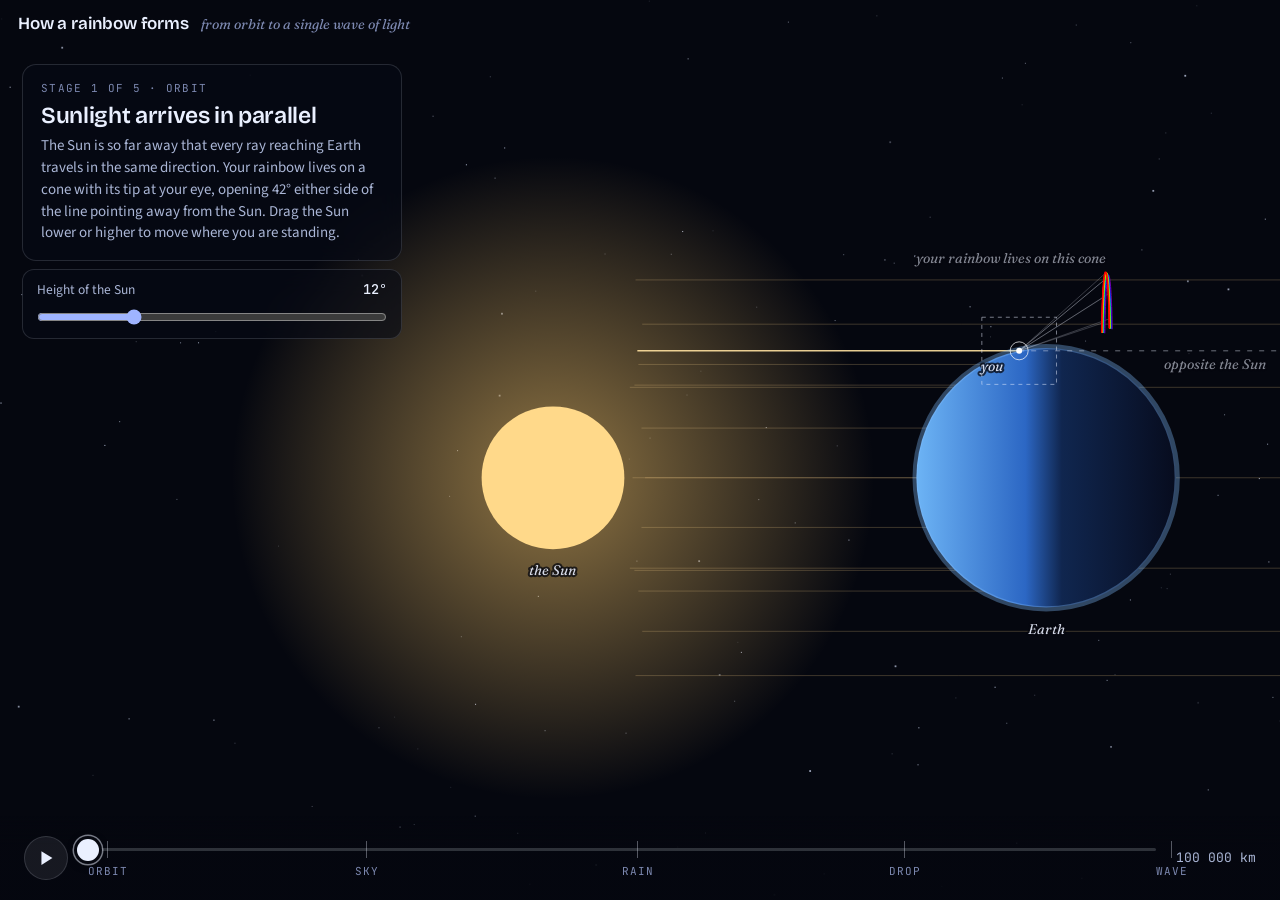
<file: index.html>
<!doctype html>
<html lang="en">
<head>
<meta charset="utf-8">
<meta name="viewport" content="width=device-width, initial-scale=1, viewport-fit=cover">
<title>How a Rainbow Forms</title>
<meta name="description" content="Zoom from orbit to a single wave of light and see why a rainbow appears where it does, and why each colour bends by its own amount.">
<meta name="theme-color" content="#05070F">
<link rel="preconnect" href="https://fonts.googleapis.com">
<link rel="preconnect" href="https://fonts.gstatic.com" crossorigin>
<link rel="stylesheet" href="https://fonts.googleapis.com/css2?family=Bricolage+Grotesque:opsz,wght@12..96,400..700&family=Source+Sans+3:wght@400;600&family=JetBrains+Mono:wght@400;500&family=Fraunces:ital,opsz,wght@1,9..144,400&display=swap">
<link rel="stylesheet" href="css/app.css">
</head>
<body>
<canvas id="view" aria-hidden="true"></canvas>

<header class="brand">
  <span class="wordmark">How a rainbow forms</span>
  <span class="sub">from orbit to a single wave of light</span>
</header>

<aside class="panel" id="panel">
  <div class="cap" id="cap" aria-live="polite">
    <div class="eyebrow"><span id="stageNo">Stage 1 of 5</span> · <span id="stageName">Orbit</span></div>
    <h2 id="capTitle">Sunlight arrives in parallel</h2>
    <p id="capBody"></p>
  </div>
  <div class="ctl" id="ctl-sun">
    <label for="sun"><span>Height of the Sun</span><b id="sunV">12°</b></label>
    <input id="sun" type="range" min="0" max="45" step="0.5" value="12">
  </div>
  <div class="ctl" id="ctl-lambda" hidden>
    <label for="lambda"><span>Colour to follow</span><b id="lambdaV">580 nm</b></label>
    <div class="spectrum"></div>
    <input id="lambda" type="range" min="400" max="700" step="1" value="580">
  </div>
  <div class="ctl" id="ctl-split" hidden>
    <label class="toggle"><input id="split" type="checkbox" checked><span>Exaggerate the colour split ×10 so it is easy to see</span></label>
  </div>
</aside>

<footer class="dock">
  <button class="play" id="play" aria-label="Play the descent" title="Play the descent">
    <svg class="i-play" viewBox="0 0 24 24" width="22" height="22" aria-hidden="true"><path d="M7 4.5v15l12-7.5z" fill="currentColor"/></svg>
    <svg class="i-pause" viewBox="0 0 24 24" width="22" height="22" aria-hidden="true"><path d="M6 4.5h4v15H6zM14 4.5h4v15h-4z" fill="currentColor"/></svg>
  </button>
  <div class="scrub" id="scrub">
    <div class="track"><div class="fill" id="fill"></div></div>
    <div class="ticks">
      <span><i></i><b>Orbit</b></span><span><i></i><b>Sky</b></span><span><i></i><b>Rain</b></span><span><i></i><b>Drop</b></span><span><i></i><b>Wave</b></span>
    </div>
    <button class="thumb" id="thumb" role="slider" aria-label="Zoom from orbit down to a wave of light" aria-valuemin="0" aria-valuemax="4" aria-valuenow="0" aria-valuetext="Orbit"></button>
  </div>
  <div class="scale" id="scale">100 000 km</div>
</footer>

<script type="module" src="js/main.js"></script>
</body>
</html>
</file>
<file: css/app.css>
:root{
  --bg:#05070F; --ink:#EAF0FF; --ink2:#AAB6D6; --ink3:#7C88B0; --line:rgba(234,240,255,.14);
  --glass:rgba(8,11,22,.62); --focus:#9FB4FF;
  --display:'Bricolage Grotesque','Helvetica Neue',Arial,sans-serif;
  --body:'Source Sans 3','Segoe UI',Roboto,sans-serif;
  --mono:'JetBrains Mono',ui-monospace,Menlo,monospace;
  --spectrum:linear-gradient(90deg,#7b2cff,#3b5bff,#00b0d8,#3ccf5a,#f2d41d,#ff7a1a,#e8202b);
  --dock:84px;
}
*{box-sizing:border-box}
[hidden]{display:none!important}
html,body{height:100%;margin:0;background:var(--bg);color:var(--ink);font-family:var(--body);font-size:16px;line-height:1.45;overflow:hidden;overscroll-behavior:none}
#view{position:fixed;inset:0;width:100%;height:100%;display:block;touch-action:none}
:focus-visible{outline:2px solid var(--focus);outline-offset:3px}

.brand{position:fixed;top:0;left:0;right:0;padding:12px 18px;display:flex;gap:12px;align-items:baseline;pointer-events:none;background:linear-gradient(rgba(5,7,15,.75),rgba(5,7,15,0))}
.wordmark{font-family:var(--display);font-weight:600;font-size:17px;letter-spacing:-.01em}
.sub{font-family:'Fraunces',Georgia,serif;font-style:italic;font-size:14px;color:var(--ink3)}
@media (max-width:480px){.sub{display:none}}

.panel{position:fixed;left:0;right:0;bottom:var(--dock);padding:0 12px 6px;display:grid;gap:8px;pointer-events:none}
.panel>*{pointer-events:auto}
.cap{background:var(--glass);backdrop-filter:blur(14px);-webkit-backdrop-filter:blur(14px);border:1px solid var(--line);border-radius:14px;padding:12px 14px;display:grid;gap:4px;transition:opacity .25s}
.cap.swap{opacity:0}
.eyebrow{font-family:var(--mono);font-size:11px;letter-spacing:.12em;text-transform:uppercase;color:var(--ink3)}
.cap h2{font-family:var(--display);font-weight:600;font-size:20px;letter-spacing:-.015em;line-height:1.15;margin:0;text-wrap:balance}
.cap p{margin:0;font-size:14.5px;color:var(--ink2);max-width:52ch}
.ctl{background:var(--glass);backdrop-filter:blur(14px);-webkit-backdrop-filter:blur(14px);border:1px solid var(--line);border-radius:12px;padding:10px 14px;display:grid;gap:6px}
.ctl label{display:flex;justify-content:space-between;align-items:baseline;font-size:13.5px;color:var(--ink2)}
.ctl label b{font-family:var(--mono);font-weight:500;color:var(--ink);font-variant-numeric:tabular-nums}
.ctl input[type=range]{width:100%;margin:0;accent-color:#9FB4FF;height:22px}
.spectrum{height:8px;border-radius:4px;background:var(--spectrum);margin-top:2px}
.toggle{display:flex;gap:10px;align-items:center;cursor:pointer;font-size:13.5px;color:var(--ink2)}
.toggle input{width:18px;height:18px;margin:0;accent-color:#9FB4FF}

.dock{position:fixed;left:0;right:0;bottom:0;height:var(--dock);padding:8px 14px calc(8px + env(safe-area-inset-bottom));display:grid;grid-template-columns:44px 1fr auto;gap:12px;align-items:center;background:linear-gradient(rgba(5,7,15,0),rgba(5,7,15,.92) 35%)}
.play{width:44px;height:44px;border-radius:50%;border:1px solid var(--line);background:rgba(234,240,255,.08);color:var(--ink);display:grid;place-items:center;cursor:pointer;padding:0}
.play:hover{background:rgba(234,240,255,.16)}
.play .i-pause{display:none}.play[aria-pressed="true"] .i-play{display:none}.play[aria-pressed="true"] .i-pause{display:block}
.scale{font-family:var(--mono);font-size:13px;color:var(--ink2);min-width:8ch;text-align:right;font-variant-numeric:tabular-nums}

.scrub{position:relative;height:52px;touch-action:none;cursor:pointer;user-select:none;-webkit-user-select:none}
.scrub .track{position:absolute;left:0;right:0;top:16px;height:3px;border-radius:2px;background:rgba(234,240,255,.18)}
.scrub .fill{height:100%;border-radius:2px;background:var(--spectrum);width:0}
.scrub .ticks{position:absolute;left:0;right:0;top:9px;display:flex;justify-content:space-between;pointer-events:none}
.scrub .ticks span{display:grid;justify-items:center;gap:6px;width:0;overflow:visible}
.scrub .ticks i{display:block;width:1px;height:17px;background:rgba(234,240,255,.35)}
.scrub .ticks b{font-family:var(--mono);font-weight:400;font-size:10.5px;letter-spacing:.08em;text-transform:uppercase;color:var(--ink3);white-space:nowrap}
.scrub .thumb{position:absolute;top:7px;left:0;width:22px;height:22px;margin-left:-11px;border-radius:50%;border:0;padding:0;cursor:grab;background:var(--ink);box-shadow:0 0 0 3px var(--bg),0 0 0 4.5px rgba(234,240,255,.5),0 2px 10px rgba(0,0,0,.6)}
.scrub .thumb:active{cursor:grabbing}

@media (min-width:900px){
  .panel{left:22px;right:auto;top:64px;bottom:auto;width:380px;padding:0}
  .cap{padding:16px 18px;gap:6px}
  .cap h2{font-size:23px}
  .cap p{font-size:15px}
  .dock{padding:10px 24px;grid-template-columns:44px 1fr auto;gap:20px}
  .scrub .ticks b{font-size:11px}
}
@media (prefers-reduced-motion:reduce){.cap{transition:none}}
</file>
